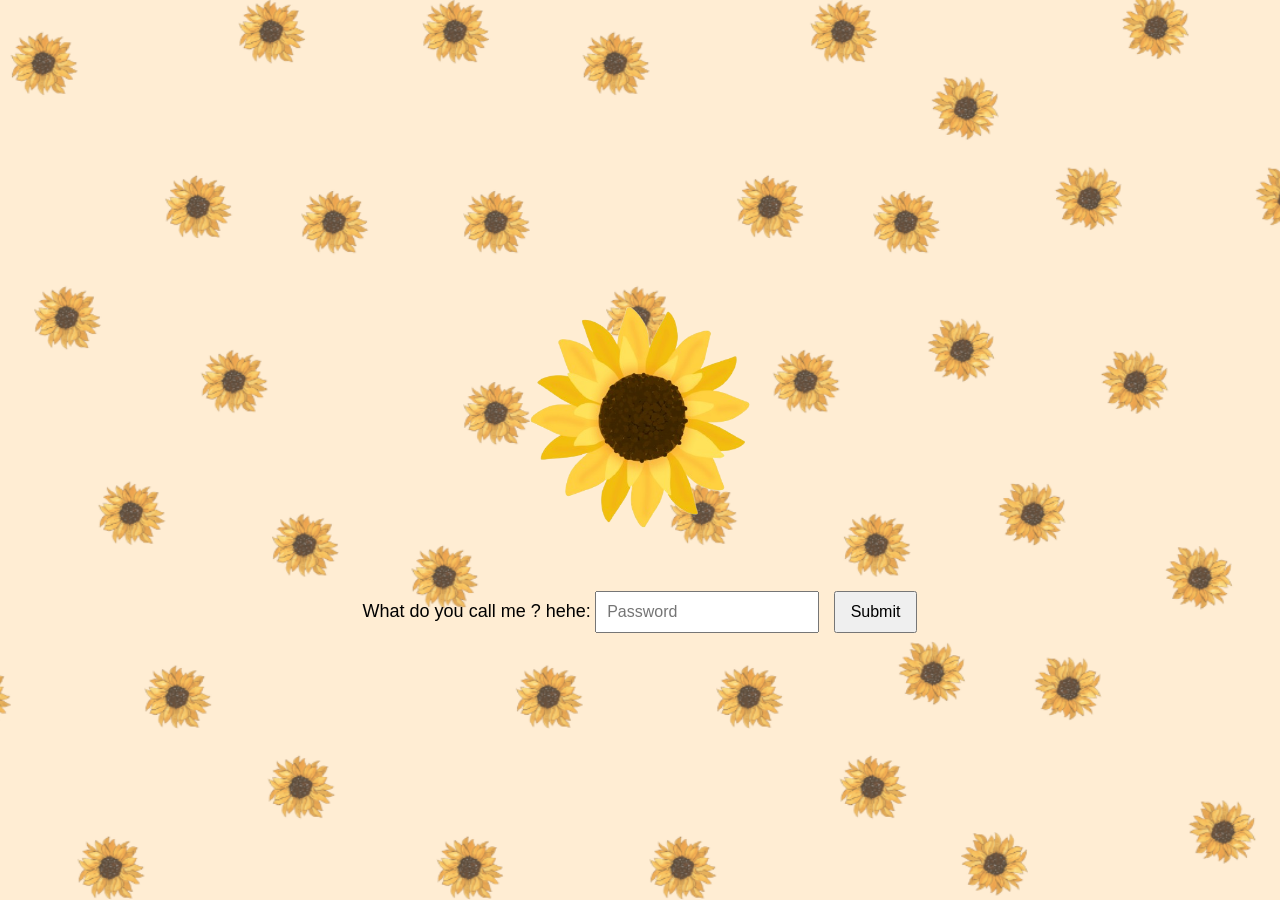
<file: index.html>
<!DOCTYPE html>
<html lang="en">
<head>
    <meta charset="UTF-8">
    <meta name="viewport" content="width=device-width, initial-scale=1.0">
    <title>Sunflower Page</title>
    <link rel="stylesheet" href="styles.css">
</head>
<body>
    <div class="background">
        <img src="images/sf.png" alt="Sunflower" id="main-image">
        <div class="password-container">
            <label for="password">What do you call me ? hehe:</label>
            <input type="password" id="password" placeholder="Password">
            <button onclick="checkPassword()">Submit</button>
        </div>
    </div>

    <script src="script.js"></script>
</body>
</html>
</file>
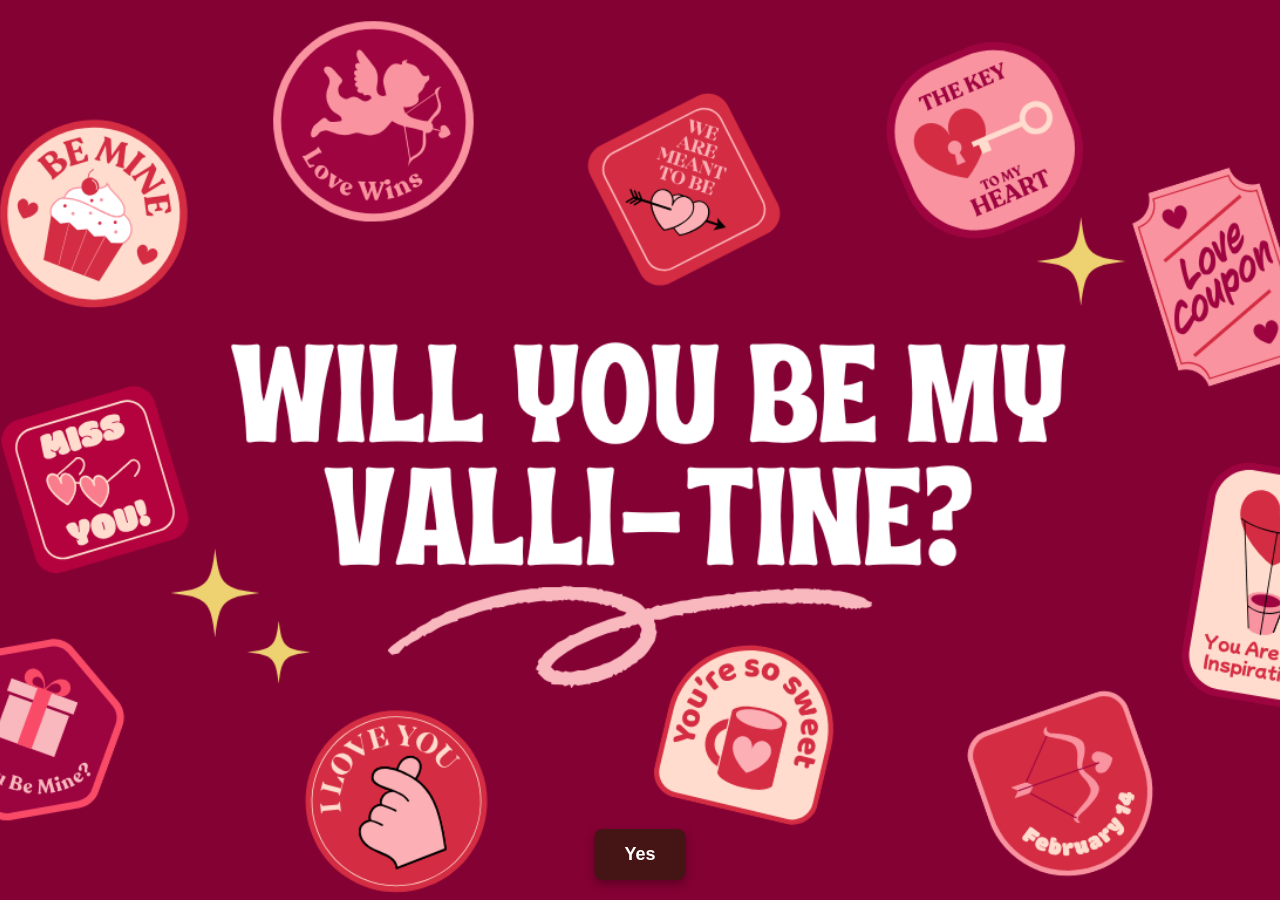
<file: ask.html>
<!DOCTYPE html>
<html lang="en">
<head>
    <meta charset="UTF-8">
    <meta name="viewport" content="width=device-width, initial-scale=1.0">
    <title>Ask Page</title>
    <link rel="stylesheet" href="ask_styles.css">
</head>
<body>
    <div class="background">
        <!-- Red Yes Button -->
        <button class="red-button" onclick="redirectToFinal()">Yes</button>
    </div>

    <script>
        function redirectToFinal() {
            window.location.href = "final.html"; // Redirects to the final page
        }
    </script>
</body>
</html>
</file>
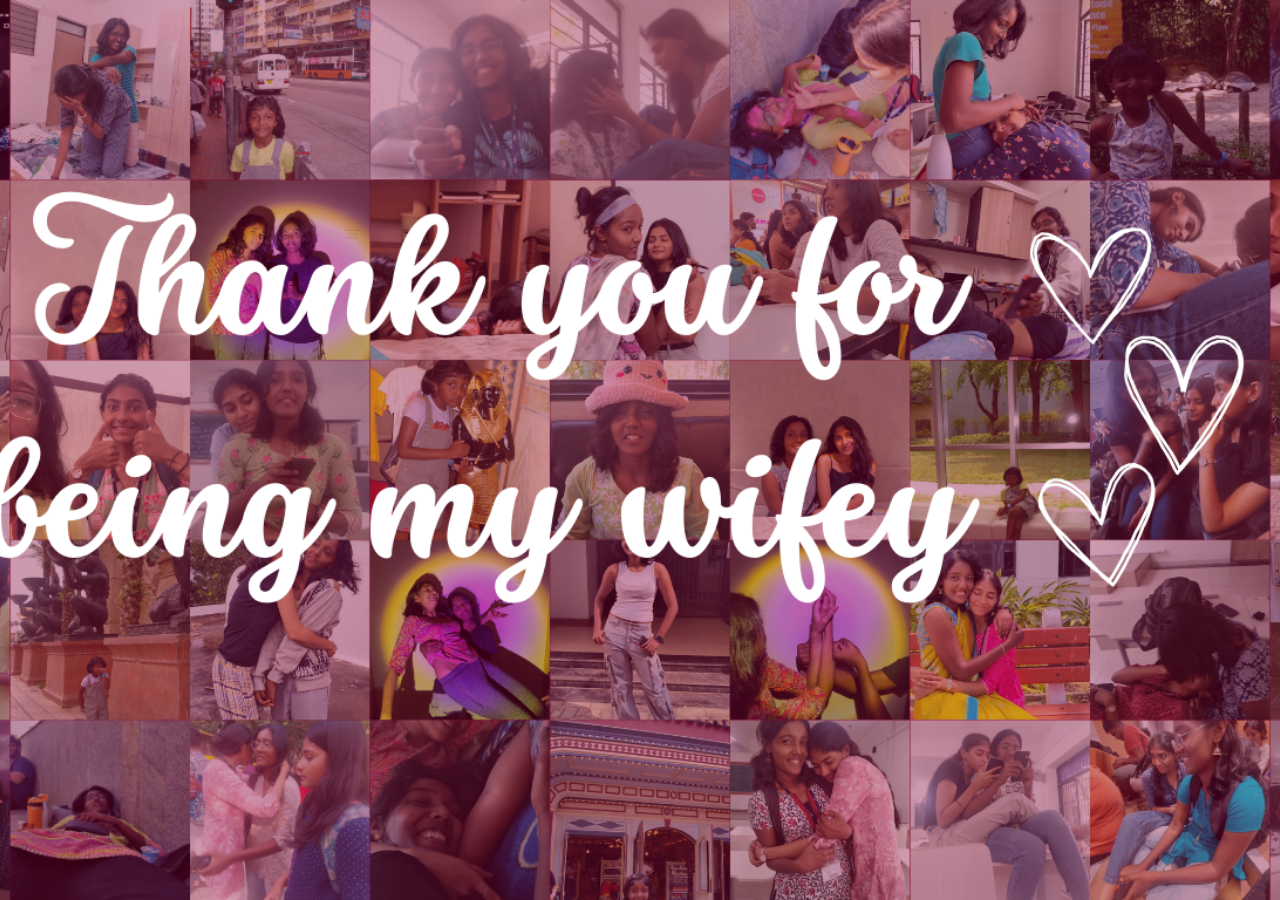
<file: final.html>
<!DOCTYPE html>
<html lang="en">
<head>
    <meta charset="UTF-8">
    <meta name="viewport" content="width=device-width, initial-scale=1.0">
    <title>Final Page</title>
    <link rel="stylesheet" href="final_styles.css">
</head>
<body>
    <div class="background"></div>
</body>
</html>
</file>
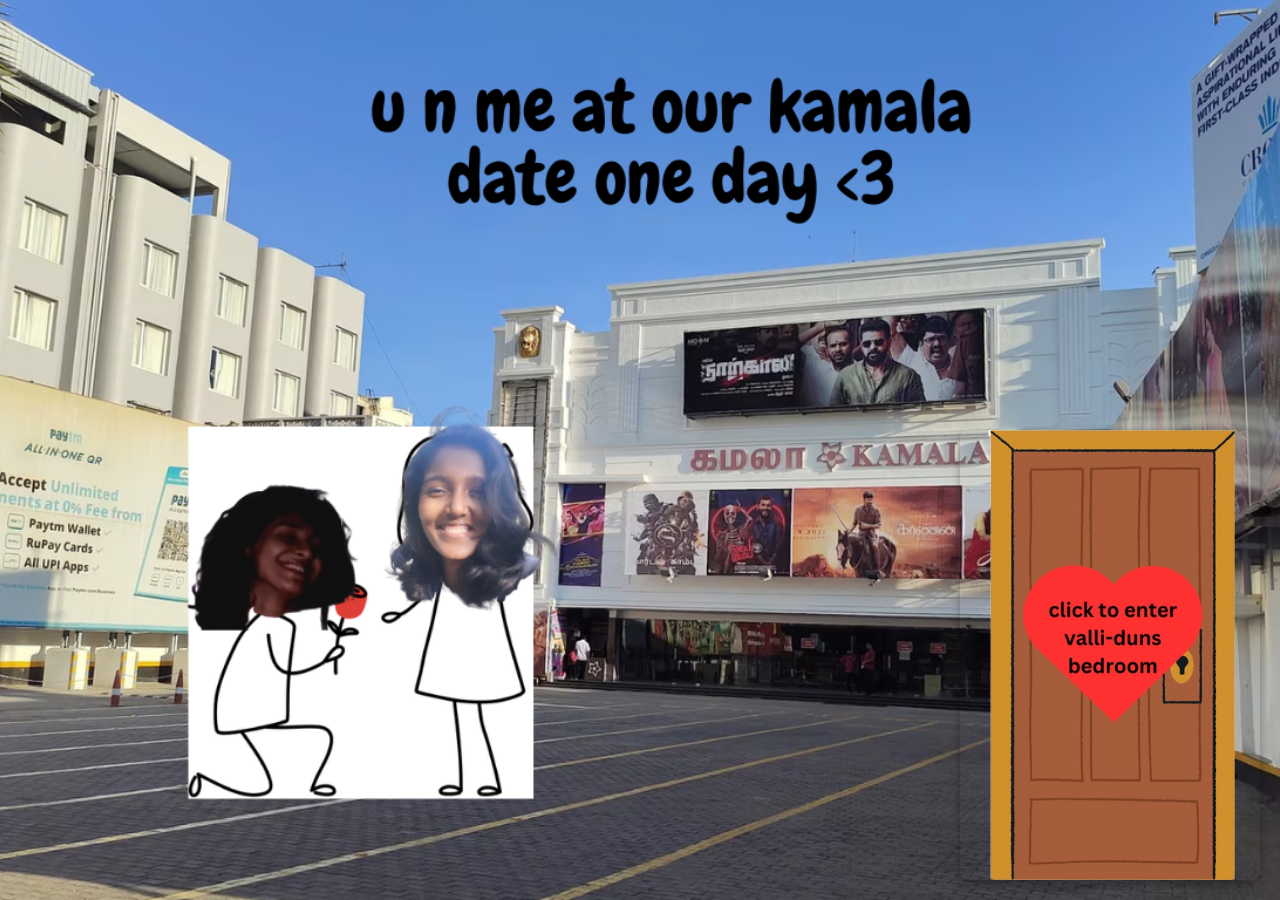
<file: kamala.html>
<!DOCTYPE html>
<html lang="en">
<head>
    <meta charset="UTF-8">
    <meta name="viewport" content="width=device-width, initial-scale=1.0">
    <title>Kamala Page</title>
    <link rel="stylesheet" href="kamala_styles.css">
</head>
<body>
    <div class="background">
        <!-- Image Element -->
        <img id="door-image" class="image" src="images/door.png" alt="Door Image">
    </div>
    <script>
        // Redirect when the image is clicked
        const image = document.getElementById("door-image");
        image.addEventListener("click", () => {
            window.location.href = "okk.html"; // Redirect on image click
        });
    </script>
</body>
</html>
</file>
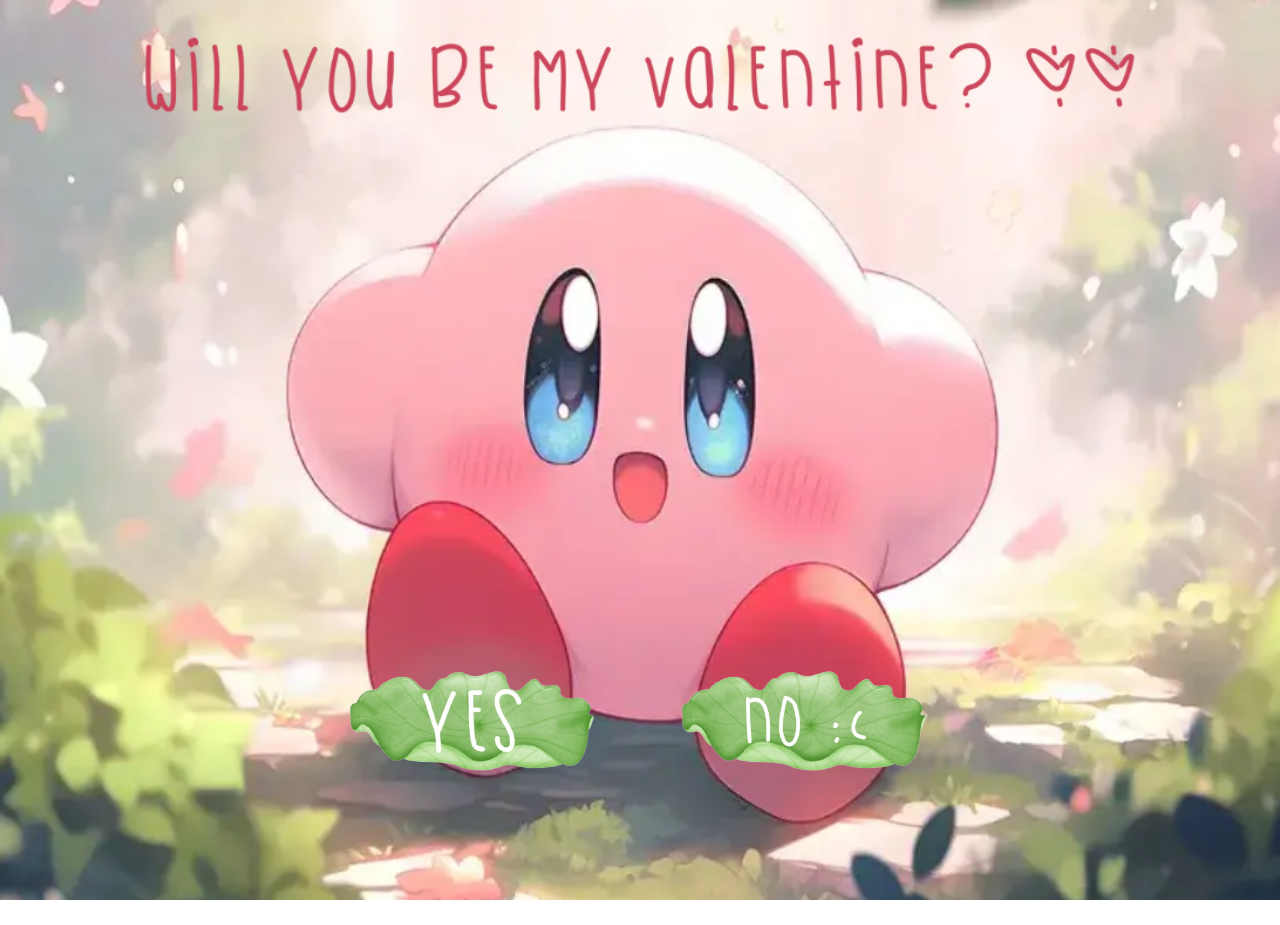
<file: kirby.html>
<!DOCTYPE html>
<html lang="en">
<head>
    <meta charset="UTF-8">
    <meta name="viewport" content="width=device-width, initial-scale=1.0">
    <title>Kirby Page</title>
    <link rel="stylesheet" href="kirby_styles.css">
</head>
<body>
    <div class="background">
        <div class="buttons-container">
            <!-- Yes Button redirects to kamala.html -->
            <button onclick="redirectToKamalaPage()">
                <img src="images/yes.png" alt="Yes Button">
            </button>
            <!-- No Button triggers a popup -->
            <button onclick="showKirbyNoPopup()">
                <img src="images/no.png" alt="No Button">
            </button>
        </div>
    </div>
    <!-- Popup Content -->
    <div id="popup" class="popup" style="display: none;">
        <div class="popup-content">
            <img src="images/kirby_no.png" alt="Kirby No">
            <button onclick="closePopup()">Close</button>
        </div>
    </div>
    <!-- JavaScript -->
    <script>
        // Redirect to kamala.html
        function redirectToKamalaPage() {
            window.location.href = "kamala.html";
        }

        // Show the "No" popup
        function showKirbyNoPopup() {
            const popup = document.getElementById("popup");
            popup.style.display = "flex";
        }

        // Close the popup
        function closePopup() {
            const popup = document.getElementById("popup");
            popup.style.display = "none";
        }
    </script>
</body>
</html>
</file>
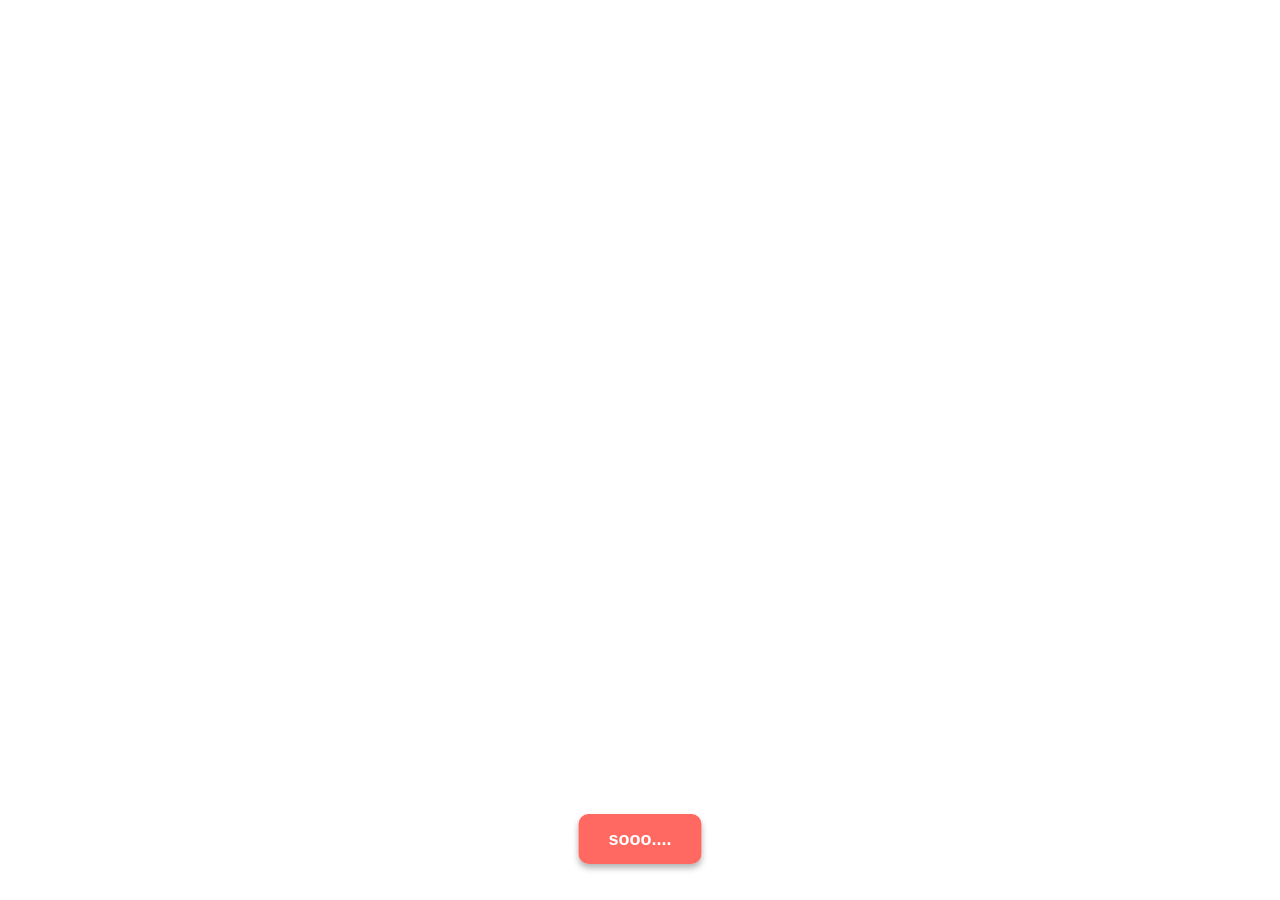
<file: mmbite.html>
<!DOCTYPE html>
<html lang="en">
<head>
    <meta charset="UTF-8">
    <meta name="viewport" content="width=device-width, initial-scale=1.0">
    <title>Video Background Page</title>
    <link rel="stylesheet" href="video_styles.css">
</head>
<body>
    <div class="video-background">
        <!-- Background Video -->
        <video autoplay loop muted playsinline class="background-video">
            <source src="images/mmbite.mp4" type="video/mp4">
            Your browser does not support the video tag.
        </video>
    </div>
    <!-- Button -->
    <div class="button-container">
        <a href="ask.html" class="button">sooo....</a>
    </div>
</body>
</html>
</file>
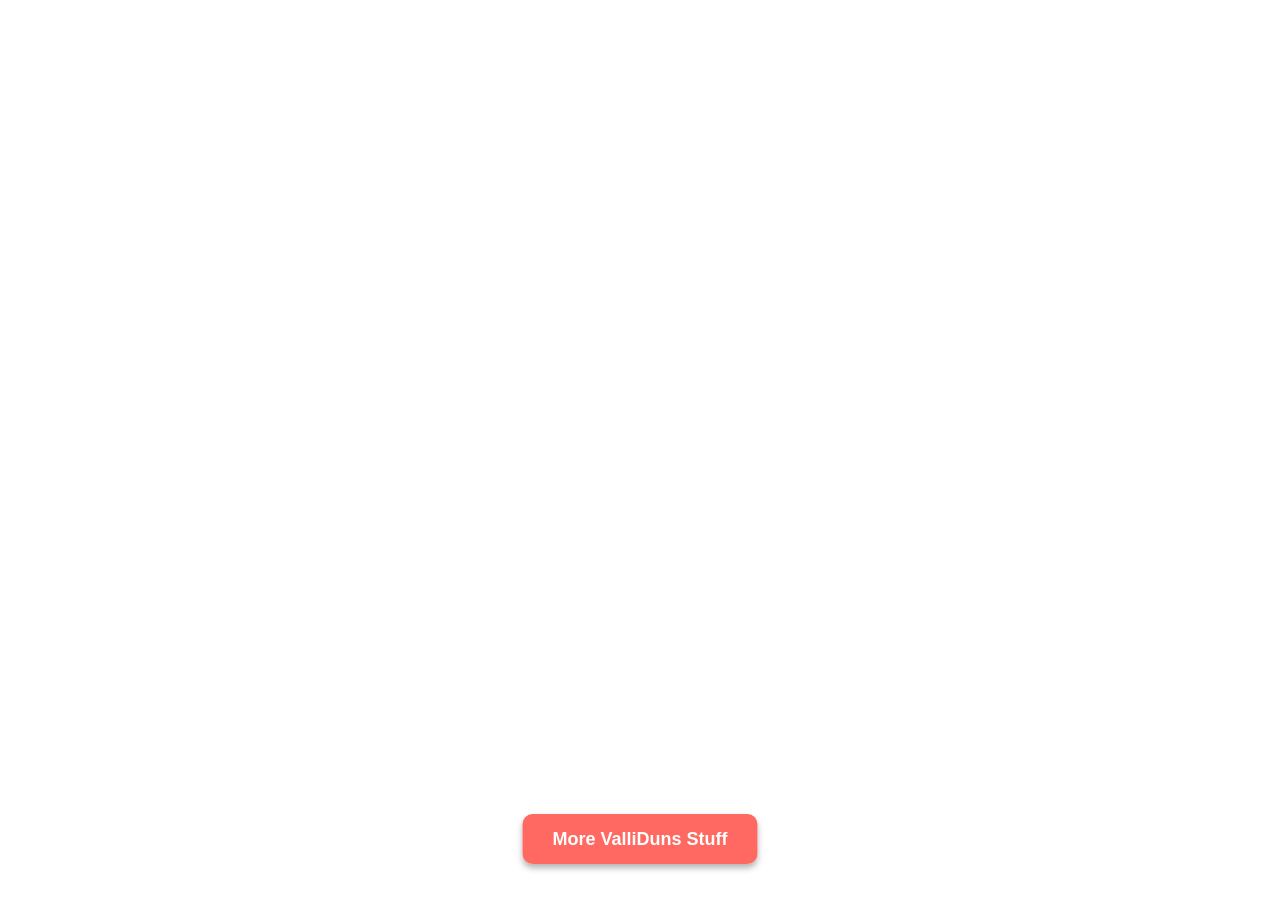
<file: mmsleep.html>
<!DOCTYPE html>
<html lang="en">
<head>
    <meta charset="UTF-8">
    <meta name="viewport" content="width=device-width, initial-scale=1.0">
    <title>Video Background Page</title>
    <link rel="stylesheet" href="video_styles.css">
</head>
<body>
    <div class="video-background">
        <!-- Background Video -->
        <video autoplay loop muted playsinline class="background-video">
            <source src="images/mmsleep.mp4" type="video/mp4">
            Your browser does not support the video tag.
        </video>
    </div>
    <!-- Button -->
    <div class="button-container">
        <a href="mmbite.html" class="button">More ValliDuns Stuff</a>
    </div>
</body>
</html>
</file>
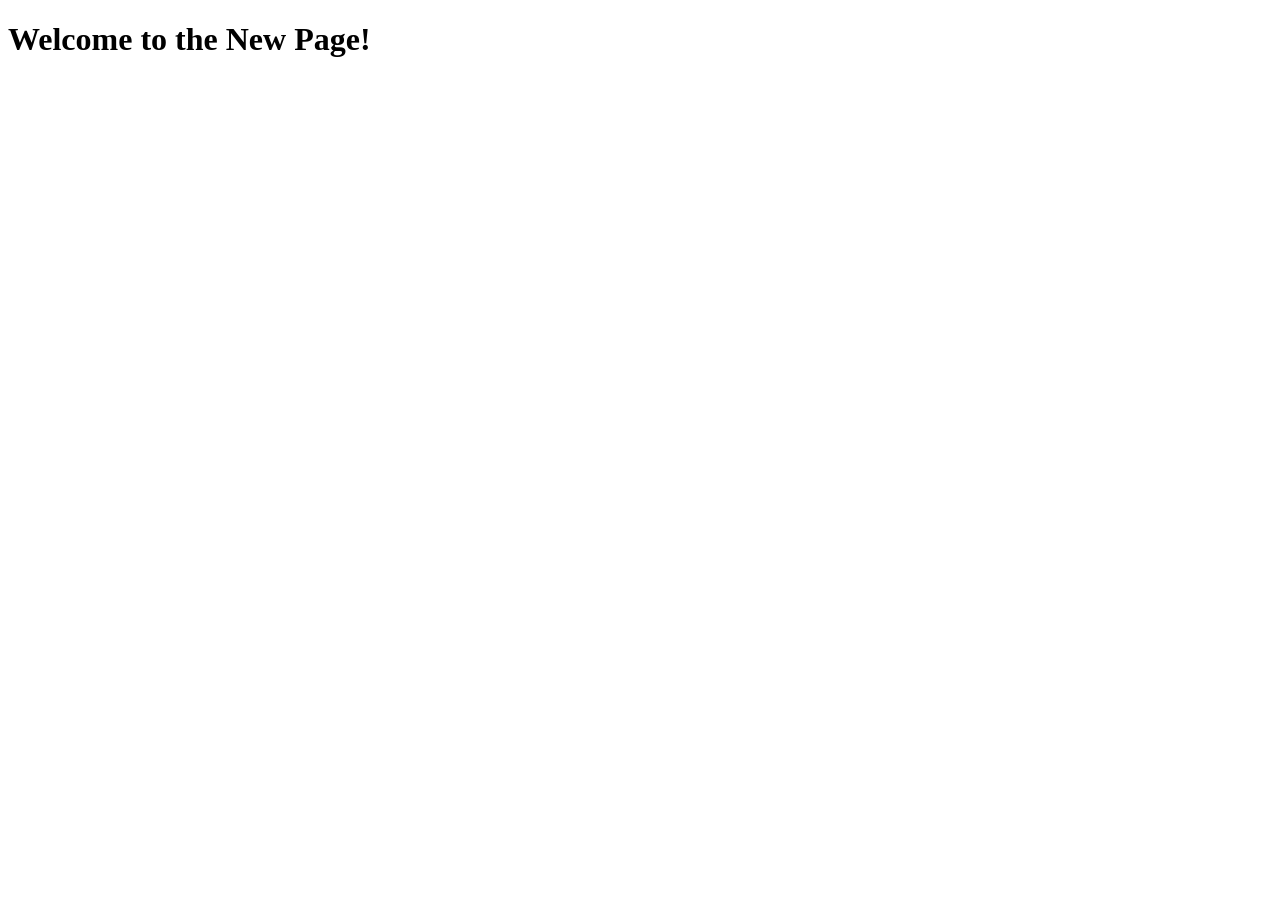
<file: newpage.html>
<!DOCTYPE html>
<html lang="en">
<head>
    <meta charset="UTF-8">
    <meta name="viewport" content="width=device-width, initial-scale=1.0">
    <title>Welcome</title>
</head>
<body>
    <h1>Welcome to the New Page!</h1>
</body>
</html>
</file>
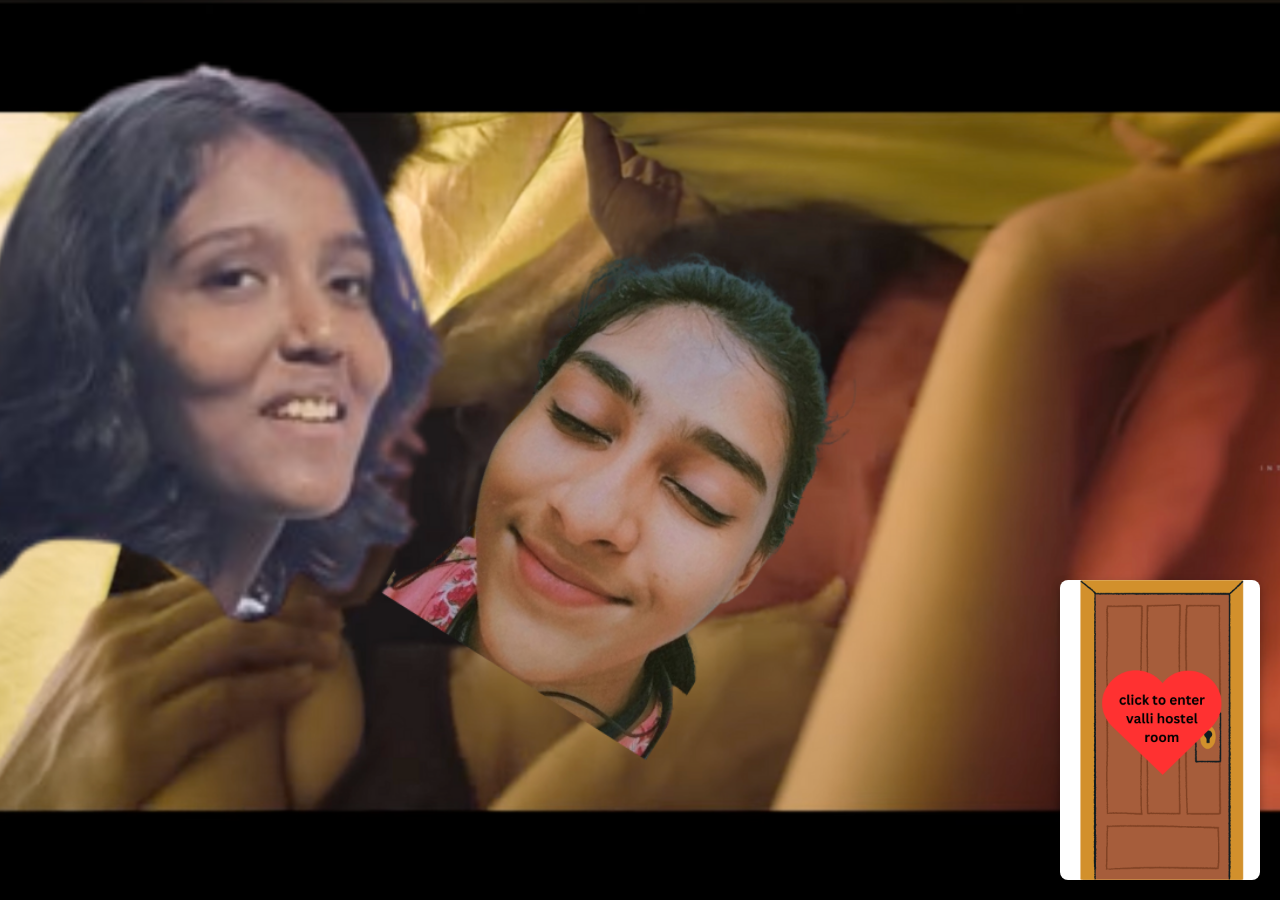
<file: okk.html>
<!DOCTYPE html>
<html lang="en">
<head>
    <meta charset="UTF-8">
    <meta name="viewport" content="width=device-width, initial-scale=1.0">
    <title>New Page</title>
    <link rel="stylesheet" href="okk_styles.css">
</head>
<body>
    <div class="background">
        <!-- Button with door_hostel.png -->
        <img id="door-hostel-button" class="button" src="images/door_hostel.png" alt="Door Hostel" onclick="goToNextPage()">
    </div>
    <script>
        // Redirect to the next new page
        function goToNextPage() {
            window.location.href = "mmsleep.html";
        }
    </script>
</body>
</html>
</file>
<file: styles.css>
body, html {
    margin: 0;
    padding: 0;
    width: 100%;
    height: 100%;
    display: flex;
    justify-content: center;
    align-items: center;
    overflow: hidden;
    background: url('images/sunflower_bg.png') no-repeat center center fixed;
    background-size: cover;
    font-family: Arial, sans-serif;
}

.background {
    text-align: center;
}

#main-image {
    width: 300px;
    height: auto;
    transition: transform 2s ease;
}

.password-container {
    margin-top: 20px;
}

label {
    font-size: 18px;
    color: rgb(0, 0, 0);
}

input {
    padding: 10px;
    font-size: 16px;
    margin-right: 10px;
}

button {
    padding: 10px 15px;
    font-size: 16px;
    cursor: pointer;
}

.popup {
    display: none;
    position: fixed;
    top: 50%;
    left: 50%;
    transform: translate(-50%, -50%);
    background: rgba(0, 0, 0, 0.8);
    padding: 20px;
    color: white;
    text-align: center;
    border-radius: 10px;
}

.popup img {
    width: 200px;
    height: auto;
}
</file>
<file: ask_styles.css>
body, html {
    margin: 0;
    padding: 0;
    width: 100%;
    height: 100%;
    background: url('images/ask_bg.png') no-repeat center center fixed;
    background-size: cover;
    overflow: hidden;
    display: flex;
    justify-content: center;
    align-items: center;
}

.background {
    position: relative;
    width: 100%;
    height: 100%;
}

/* Red Button Styling */
.red-button {
    position: absolute;
    bottom: 20px; /* Distance from the bottom */
    left: 50%; /* Center horizontally */
    transform: translateX(-50%); /* Adjust for exact centering */
    background-color: #451515; /* Red color */
    color: white;
    padding: 15px 30px;
    border: none;
    border-radius: 8px;
    font-size: 18px;
    font-weight: bold;
    cursor: pointer;
    box-shadow: 0px 4px 10px rgba(0, 0, 0, 0.3);
    transition: transform 0.3s ease, background-color 0.3s ease;
}

.red-button:hover {
    transform: scale(1.1); /* Zoom effect on hover */
    background-color: #811818; /* Darker red on hover */
}
</file>
<file: final_styles.css>
body, html {
    margin: 0;
    padding: 0;
    width: 100%;
    height: 100%;
    background: url('images/final.png') no-repeat center center fixed;
    background-size: cover;
    overflow: hidden;
}
</file>
<file: kamala_styles.css>
body, html {
    margin: 0;
    padding: 0;
    width: 100%;
    height: 100%;
    display: flex;
    justify-content: center;
    align-items: center;
    background: url('images/kamala_bg.png') no-repeat center center fixed;
    background-size: cover;
    overflow: hidden;
}

.background {
    position: relative;
    width: 100%;
    height: 100%;
    display: flex;
    justify-content: center;
    align-items: center;
}

.image {
    position: absolute;
    bottom: 20px; /* Distance from the bottom */
    right: 20px; /* Distance from the right */
    width: 300px; /* Adjust image size */
    height: auto;
    cursor: pointer;
    transition: transform 0.3s ease;
    box-shadow: 0px 4px 10px rgba(0, 0, 0, 0.3);
    border-radius: 8px;
}

.image:hover {
    transform: scale(1.1);
}
</file>
<file: kirby_styles.css>
body, html {
    margin: 0;
    padding: 0;
    width: 100%;
    height: 100%;
    display: flex;
    justify-content: center;
    align-items: center;
    overflow: hidden;
    background: url('images/kirby_bg.png') no-repeat center center fixed;
    background-size: cover;
}

.background {
    position: relative;
    width: 100%;
    height: 100%;
    display: flex;
    flex-direction: column;
    justify-content: flex-end;
    align-items: center;
    padding-bottom: 50px;
}

.buttons-container {
    display: flex;
    gap: 20px;
}

button {
    border: none;
    background: transparent;
    cursor: pointer;
}

button img {
    width: 300px;
    height: auto;
    transition: transform 0.3s ease;
}

button img:hover {
    transform: scale(1.1);
}

/* Popup styles */
.popup {
    position: fixed;
    top: 0;
    left: 0;
    width: 100%;
    height: 100%;
    background: rgba(0, 0, 0, 0.7);
    display: none;
    justify-content: center;
    align-items: center;
    z-index: 1000;
}

.popup-content {
    background: white;
    padding: 20px;
    border-radius: 10px;
    text-align: center;
}

.popup-content img {
    width: 400px;
    height: auto;
    margin-bottom: 20px;
}

.popup-content button {
    padding: 10px 20px;
    font-size: 16px;
    cursor: pointer;
    background: #d06377;
    color: white;
    border: none;
    border-radius: 5px;
    transition: background 0.3s ease;
}

.popup-content button:hover {
    background: #ff1a1a;
}
</file>
<file: video_styles.css>
body, html {
    margin: 0;
    padding: 0;
    width: 100%;
    height: 100%;
    overflow: hidden;
    font-family: Arial, sans-serif;
}

/* Fullscreen video background */
.video-background {
    position: fixed;
    top: 0;
    left: 0;
    width: 100%;
    height: 100%;
    z-index: -1;
    overflow: hidden;
}

.background-video {
    position: absolute;
    top: 50%;
    left: 50%;
    width: 100%;
    height: auto;
    min-width: 100%;
    min-height: 100%;
    transform: translate(-50%, -50%);
}

/* Button styling */
.button-container {
    position: absolute;
    bottom: 50px;
    left: 50%;
    transform: translateX(-50%);
    text-align: center;
}

.button {
    background-color: #ff6961;
    color: white;
    padding: 15px 30px;
    text-decoration: none;
    font-size: 18px;
    font-weight: bold;
    border: none;
    border-radius: 10px;
    cursor: pointer;
    box-shadow: 0 4px 6px rgba(0, 0, 0, 0.3);
    transition: all 0.3s ease;
}

.button:hover {
    background-color: #ff5a5a;
    transform: scale(1.1);
}
</file>
<file: okk_styles.css>
body, html {
    margin: 0;
    padding: 0;
    width: 100%;
    height: 100%;
    background: url('images/okk_bg.png') no-repeat center center fixed;
    background-size: cover;
    overflow: hidden;
}

.background {
    position: relative;
    width: 100%;
    height: 100%;
}

.button {
    position: absolute; /* Position relative to the viewport */
    bottom: 20px; /* Distance from the bottom */
    right: 20px; /* Distance from the right */
    width: 200px; /* Adjust button size */
    height: auto;
    cursor: pointer;
    transition: transform 0.3s ease;
    box-shadow: 0px 4px 10px rgba(0, 0, 0, 0.3);
    border-radius: 8px;
}

.button:hover {
    transform: scale(1.1); /* Hover effect */
}
</file>
